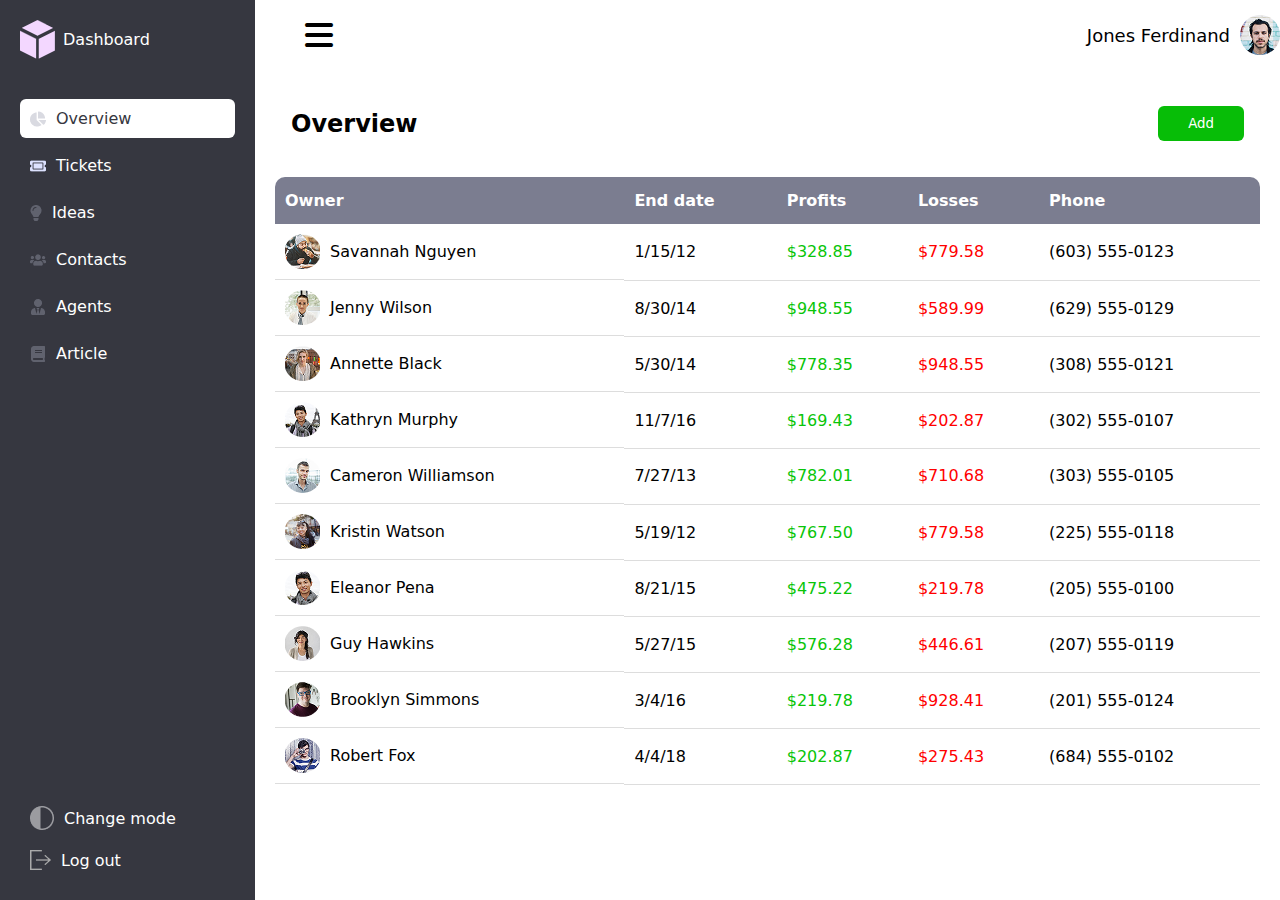
<file: index.html>
<!DOCTYPE html>
<html lang="en">
  <head>
    <meta charset="UTF-8" />
    <meta name="viewport" content="width=device-width, initial-scale=1.0" />
    <title>Dashboard</title>
    <link rel="icon" href="./image/dashbord.png">
    <link
      rel="stylesheet"
      href="https://cdnjs.cloudflare.com/ajax/libs/font-awesome/6.7.2/css/all.min.css"
      integrity="sha512-Evv84Mr4kqVGRNSgIGL/F/aIDqQb7xQ2vcrdIwxfjThSH8CSR7PBEakCr51Ck+w+/U6swU2Im1vVX0SVk9ABhg=="
      crossorigin="anonymous"
      referrerpolicy="no-referrer"
    />
    <link rel="stylesheet" href="./css/main.min.css" />
  </head>
  <body>
    <main class="main">
      <aside class="sidebar">
        <div class="sidebar__avatar">
          <img src="./image/dashbord.png" alt="">
          <p>Dashboard</p>
        </div>
        <ul class="sidebar__collection">
          <li class="sidebar__item">
            <a href="#" class="sidebar__link active">
              <img src="./image/circle.png" alt="">
              <span>Overview</span>
            </a>
          </li>
          <li class="sidebar__item">
            <a href="./pages/ticket.html" class="sidebar__link">
              <img src="./image/tickets.png" alt="">
              <span>Tickets</span>
            </a>
          </li>
          <li class="sidebar__item">
            <a href="#" class="sidebar__link">
              <img src="./image/lamp.png" alt="">
              <span>Ideas</span>
            </a>
          </li>
          <li class="sidebar__item">
            <a href="#" class="sidebar__link">
             <img src="./image/contacts.png" alt="">
              <span>Contacts</span>
            </a>
          </li>
          <li class="sidebar__item">
            <a href="#" class="sidebar__link">
             <img src="./image/agents.png" alt="">
              <span>Agents</span>
            </a>
          </li>
          <li class="sidebar__item">
            <a href="#" class="sidebar__link">
             <img src="./image/articles.png" alt="">
              <span>Article</span>
            </a>
          </li>
        </ul>
        <ul>
          <li class="sidebar__item">
            <a href="#" class="sidebar__link">
             <img src="./image/vector.png" alt="">
              <span>Change mode</span>
            </a>
          </li>
          <li class="sidebar__item">
            <a href="#" class="sidebar__link">
             <img src="./image/logout.png" alt="">
              <span>Log out</span>
            </a>
          </li>
        </ul>
        
      </aside>
      <div class="content">
        <header class="header">
          <i class="fa-solid fa-bars"></i>
          <div class="headerr">
            <p>Jones Ferdinand</p>
            <img src="./image/img1.png" alt="">
          </div>
        </header>


        <div class="content__inner">
          <div class="box">
            <h2>Overview</h2>
              <button>Add</button>
          </div>
          <table class="table">
            <thead>
              <tr>
                <th>Owner</th>
                <th>End date</th>
                <th>Profits</th>
                <th>Losses</th>
                <th>Phone</th>
              </tr>
            </thead>
            <tbody>
              <tr>
                <td> 
                  <img src="./image/img2.png" alt="">
                  <span>Savannah Nguyen</span>
                </td>
                <td>1/15/12</td>
                <td>$328.85</td>
                <td>$779.58</td>
                <td>(603) 555-0123</td>
              </tr>
              <tr>
                <td>
                  <img src="./image/img3.png" alt="">
                  <span>Jenny Wilson</span>
                </td>
                <td>8/30/14</td>
                <td>$948.55</td>
                <td>$589.99</td>
                <td>(629) 555-0129</td>
              </tr>
              <tr>
                <td>
                  <img src="./image/img4.png" alt="">
                 <span> Annette Black</span>
                </td>
                <td>5/30/14</td>
                <td>$778.35</td>
                <td>$948.55</td>
                <td>(308) 555-0121</td>
              </tr>
              <tr>
                <td>
                  <img src="./image/img5.png" alt="">
                 <span> Kathryn Murphy</span>
                </td>
                <td>11/7/16</td>
                <td>$169.43</td>
                <td>$202.87</td>
                <td>(302) 555-0107</td>
              </tr>
              <tr>
              <tr>
                <td>
                  <img src="./image/img6.png" alt="">
                  <span>Cameron Williamson</span>
                </td>
                <td>7/27/13</td>
                <td>$782.01</td>
                <td>$710.68</td>
                <td>(303) 555-0105</td>
              </tr>
              <tr>
                <td>
                  <img src="./image/img7.png" alt="">
                  <span>Kristin Watson</span>
                </td>
                <td>5/19/12</td>
                <td>$767.50</td>
                <td>$779.58</td>
                <td>(225) 555-0118</td>
              </tr>
              <tr>
                <td>
                 <img src="./image/img8.png" alt="">
                  <span> Eleanor Pena</span>
                </td>
                <td>8/21/15</td>
                <td>$475.22</td>
                <td>$219.78</td>
                <td>(205) 555-0100</td>
              </tr>
              <tr>
                <td>
                  <img src="./image/img9.png" alt="">
                  <span>Guy Hawkins</span>
                </td>
                <td>5/27/15</td>
                <td>$576.28</td>
                <td>$446.61</td>
                <td>(207) 555-0119</td>
              </tr>
              <tr>
                <td>
                  <img src="./image/img10.png" alt="">
                  <span>Brooklyn Simmons</span>
                </td>
                <td>3/4/16</td>
                <td>$219.78</td>
                <td>$928.41</td>
                <td>(201) 555-0124</td>
              </tr>
              <tr>
                <td>
                  <img src="./image/img11.png" alt="">
                  <span>Robert Fox</span>
                </td>
                <td>4/4/18</td>
                <td>$202.87</td>
                <td>$275.43</td>
                <td>(684) 555-0102</td>
              </tr>
            </tbody>
          </table>
        </div>
      </div>
    </main>
  </body>
</html>
</file>
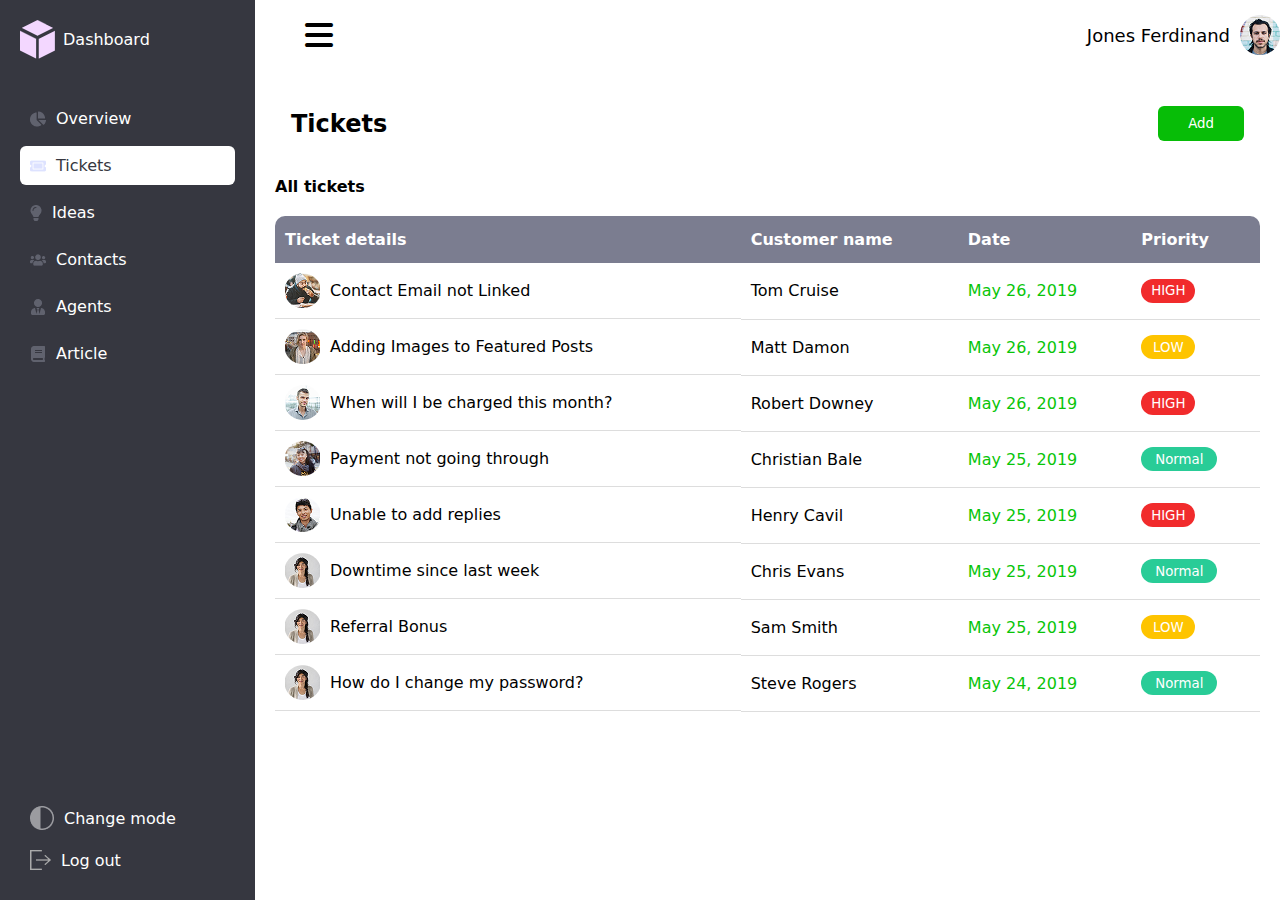
<file: pages/ticket.html>
<!DOCTYPE html>
<html lang="en">
  <head>
    <meta charset="UTF-8" />
    <meta name="viewport" content="width=device-width, initial-scale=1.0" />
    <title>Dashboard</title>
    <link
      rel="stylesheet"
      href="https://cdnjs.cloudflare.com/ajax/libs/font-awesome/6.7.2/css/all.min.css"
      integrity="sha512-Evv84Mr4kqVGRNSgIGL/F/aIDqQb7xQ2vcrdIwxfjThSH8CSR7PBEakCr51Ck+w+/U6swU2Im1vVX0SVk9ABhg=="
      crossorigin="anonymous"
      referrerpolicy="no-referrer"
    />
    <link rel="stylesheet" href="../css/main.min.css" />
  </head>
  <body>
    <main class="main">
      <aside class="sidebar">
        <div class="sidebar__avatar">
          <img src="../image/dashbord.png" alt="" />
          <p>Dashboard</p>
        </div>
        <ul class="sidebar__collection">
          <li class="sidebar__item">
            <a href="../index.html" class="sidebar__link">
              <img src="../image/circle.png" alt="" />
              <span>Overview</span>
            </a>
          </li>
          <li class="sidebar__item">
            <a href="#" class="sidebar__link active">
              <img src="../image/tickets.png" alt="" />
              <span>Tickets</span>
            </a>
          </li>
          <li class="sidebar__item">
            <a href="#" class="sidebar__link">
              <img src="../image/lamp.png" alt="" />
              <span>Ideas</span>
            </a>
          </li>
          <li class="sidebar__item">
            <a href="#" class="sidebar__link">
              <img src="../image/contacts.png" alt="" />
              <span>Contacts</span>
            </a>
          </li>
          <li class="sidebar__item">
            <a href="#" class="sidebar__link">
              <img src="../image/agents.png" alt="" />
              <span>Agents</span>
            </a>
          </li>
          <li class="sidebar__item">
            <a href="#" class="sidebar__link">
              <img src="../image/articles.png" alt="" />
              <span>Article</span>
            </a>
          </li>
        </ul>
        <ul>
          <li class="sidebar__item">
            <a href="#" class="sidebar__link">
              <img src="../image/vector.png" alt="" />
              <span>Change mode</span>
            </a>
          </li>
          <li class="sidebar__item">
            <a href="#" class="sidebar__link">
              <img src="../image/logout.png" alt="" />
              <span>Log out</span>
            </a>
          </li>
        </ul>
      </aside>
      <div class="content">
        <header class="header">
          <i class="fa-solid fa-bars"></i>
          <div class="headerr">
            <p>Jones Ferdinand</p>
            <img src="../image/img1.png" alt="" />
          </div>
        </header>

        <div class="content__inner">
          <div class="box">
            <h2>Tickets</h2>
            <button>Add</button>
          </div>
          <table class="table">
            <thead>
              <h4>All tickets</h4>
              <tr>
                <th>Ticket details</th>
                <th>Customer name</th>
                <th>Date</th>
                <th>Priority</th>
              </tr>
            </thead>
            <tbody>
              <tr>
                <td>
                  <img src="../image/img2.png" alt="" />
                  <span>Contact Email not Linked</span>
                </td>
                <td>Tom Cruise</td>
                <td>May 26, 2019</td>
                <td><button class="red">High</button></td>
              </tr>
              <tr>
                <td>
                  <img src="../image/img4.png" alt="" />
                  <span>Adding Images to Featured Posts</span>
                </td>
                <td>Matt Damon</td>
                <td>May 26, 2019</td>
                <td><button class="yellov">low</button></td>
              </tr>
              <tr>
                <td>
                  <img src="../image/img6.png" alt="" />
                  <span>When will I be charged this month?</span>
                </td>
                <td>Robert Downey</td>
                <td>May 26, 2019</td>
                <td><button class="red">High</button></td>
              </tr>
              <tr>
                <td>
                  <img src="../image/img7.png" alt="" />
                  <span>Payment not going through</span>
                </td>
                <td>Christian Bale</td>
                <td>May 25, 2019</td>
                <td><button class="bluu">Normal</button></td>
              </tr>
              <tr>
                <td>
                  <img src="../image/img8.png" alt="" />
                  <span>Unable to add replies</span>
                </td>
                <td>Henry Cavil</td>
                <td>May 25, 2019</td>
                <td><button class="red">High</button></td>
              </tr>
              <tr>
                <td>
                  <img src="../image/img9.png" alt="" />
                  <span>Downtime since last week</span>
                </td>
                <td>Chris Evans</td>
                <td>May 25, 2019</td>
                <td><button class="bluu">Normal</button></td>
              </tr>
              <tr>
                <td>
                  <img src="../image/img9.png" alt="" />
                  <span>Referral Bonus</span>
                </td>
                <td>Sam Smith</td>
                <td>May 25, 2019</td>
                <td><button class="yellov">low</button></td>
              </tr>
              <tr>
                <td>
                  <img src="../image/img9.png" alt="" />
                  <span>How do I change my password?</span>
                </td>
                <td>Steve Rogers</td>
                <td>May 24, 2019</td>
                <td><button class="bluu">Normal</button></td>
              </tr>
            </tbody>
          </table>
        </div>
      </div>
    </main>
  </body>
</html>
</file>
<file: css/main.min.css>
*{margin:0;padding:0;box-sizing:border-box;font-family:system-ui,-apple-system,BlinkMacSystemFont,"Segoe UI",Roboto,Oxygen,Ubuntu,Cantarell,"Open Sans","Helvetica Neue",sans-serif}a{color:inherit;text-decoration:inherit}li{list-style:none}button,input,textarea,select{outline:none;border:none}img{max-width:100%;max-height:100%}.box{padding:16px}.main{display:flex}.content{flex:1}.header{width:100%;height:70px;background:#fff;position:sticky;top:0;left:0;display:flex;align-items:center;justify-content:space-between;padding-left:50px;font-size:32px}.headerr{display:flex;align-items:center;justify-content:center;gap:10px;font-size:18px}.headerr img{border-radius:50%}.sidebar{width:255px;height:100vh;background:#363740;position:sticky;top:0;left:0;padding:20px;color:#fff;overflow:auto;display:flex;flex-direction:column}.sidebar__avatar{display:flex;gap:8px;align-items:center}.sidebar__collection{margin:40px 0;display:flex;flex-direction:column;gap:8px;flex:1}.sidebar__link{display:block;padding:10px;border-radius:6px;display:flex;align-items:center;gap:10px;transition:.2s ease}.sidebar__link.active,.sidebar__link:hover{background:#fff;color:#363740}.content__inner{padding:20px;display:flex;flex-direction:column;gap:20px}.content__inner__box{display:flex;flex-direction:row;border:1px solid red}.box{display:flex;align-items:center}.box h2{flex:1}.box button{padding:10px 30px;color:#fff;background:#07bd07;border-radius:6px;margin-left:20px}.table{border-collapse:collapse}.table thead{position:sticky;top:80px}.table th{background:#7b7d90;color:#fff;text-align:left;padding:14px 10px}.table th:nth-child(1){border-radius:10px 0 0 0}.table th:last-child{border-radius:0 10px 0 0}.table td{padding:10px;border-bottom:1px solid #ddd}.table td:first-child{display:flex;align-items:center;gap:10px}.table td:first-child img{width:35px;height:35px;-o-object-fit:cover;object-fit:cover}.table td:nth-child(3){color:#09c509}.table td:nth-child(4){color:red}.table tr:hover{cursor:pointer;background:#f7f7f7}.table .red{width:54px;height:24px;border-radius:100px;background-color:#f12b2c;color:#fff;text-transform:uppercase}.table .yellov{width:54px;height:24px;border-radius:100px;background-color:#fec400;color:#fff;text-transform:uppercase}.table .bluu{width:76px;height:24px;border-radius:100px;background-color:#29cc97;color:#fff}/*# sourceMappingURL=main.min.css.map */
</file>
